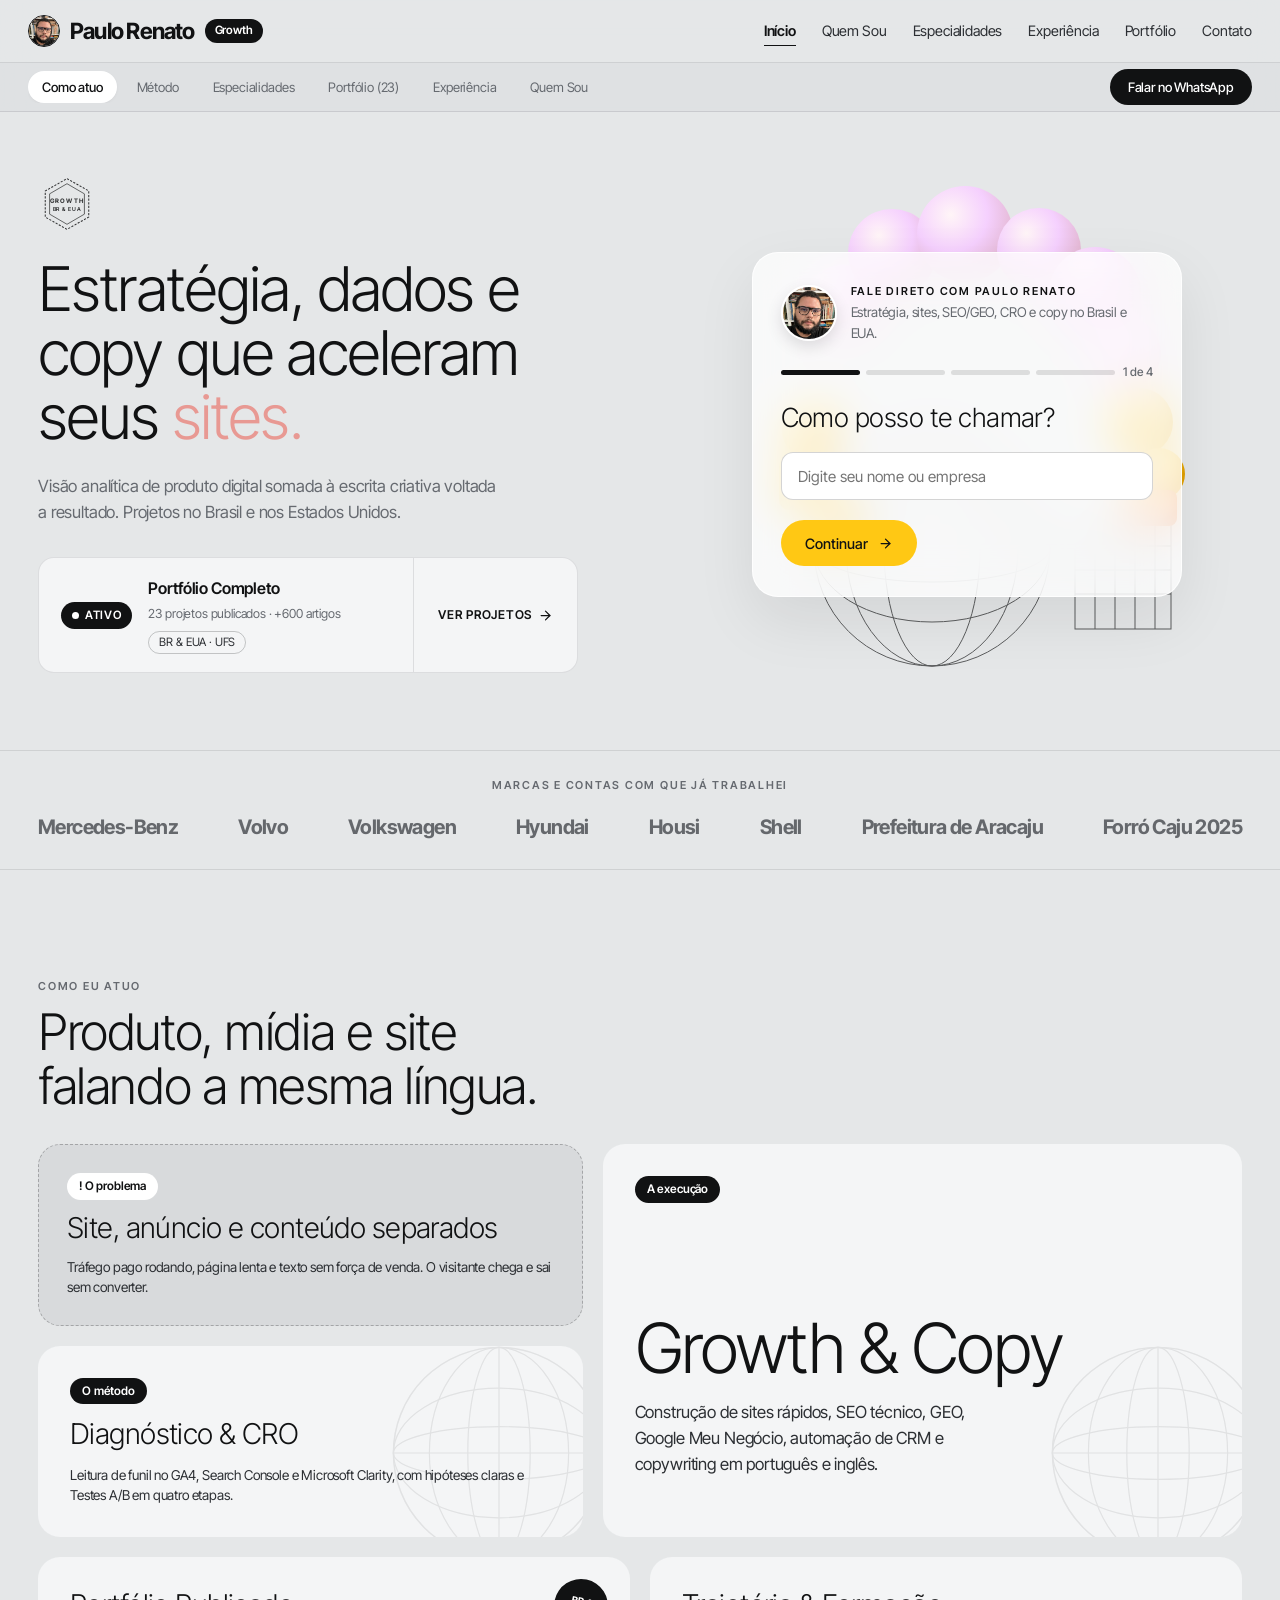
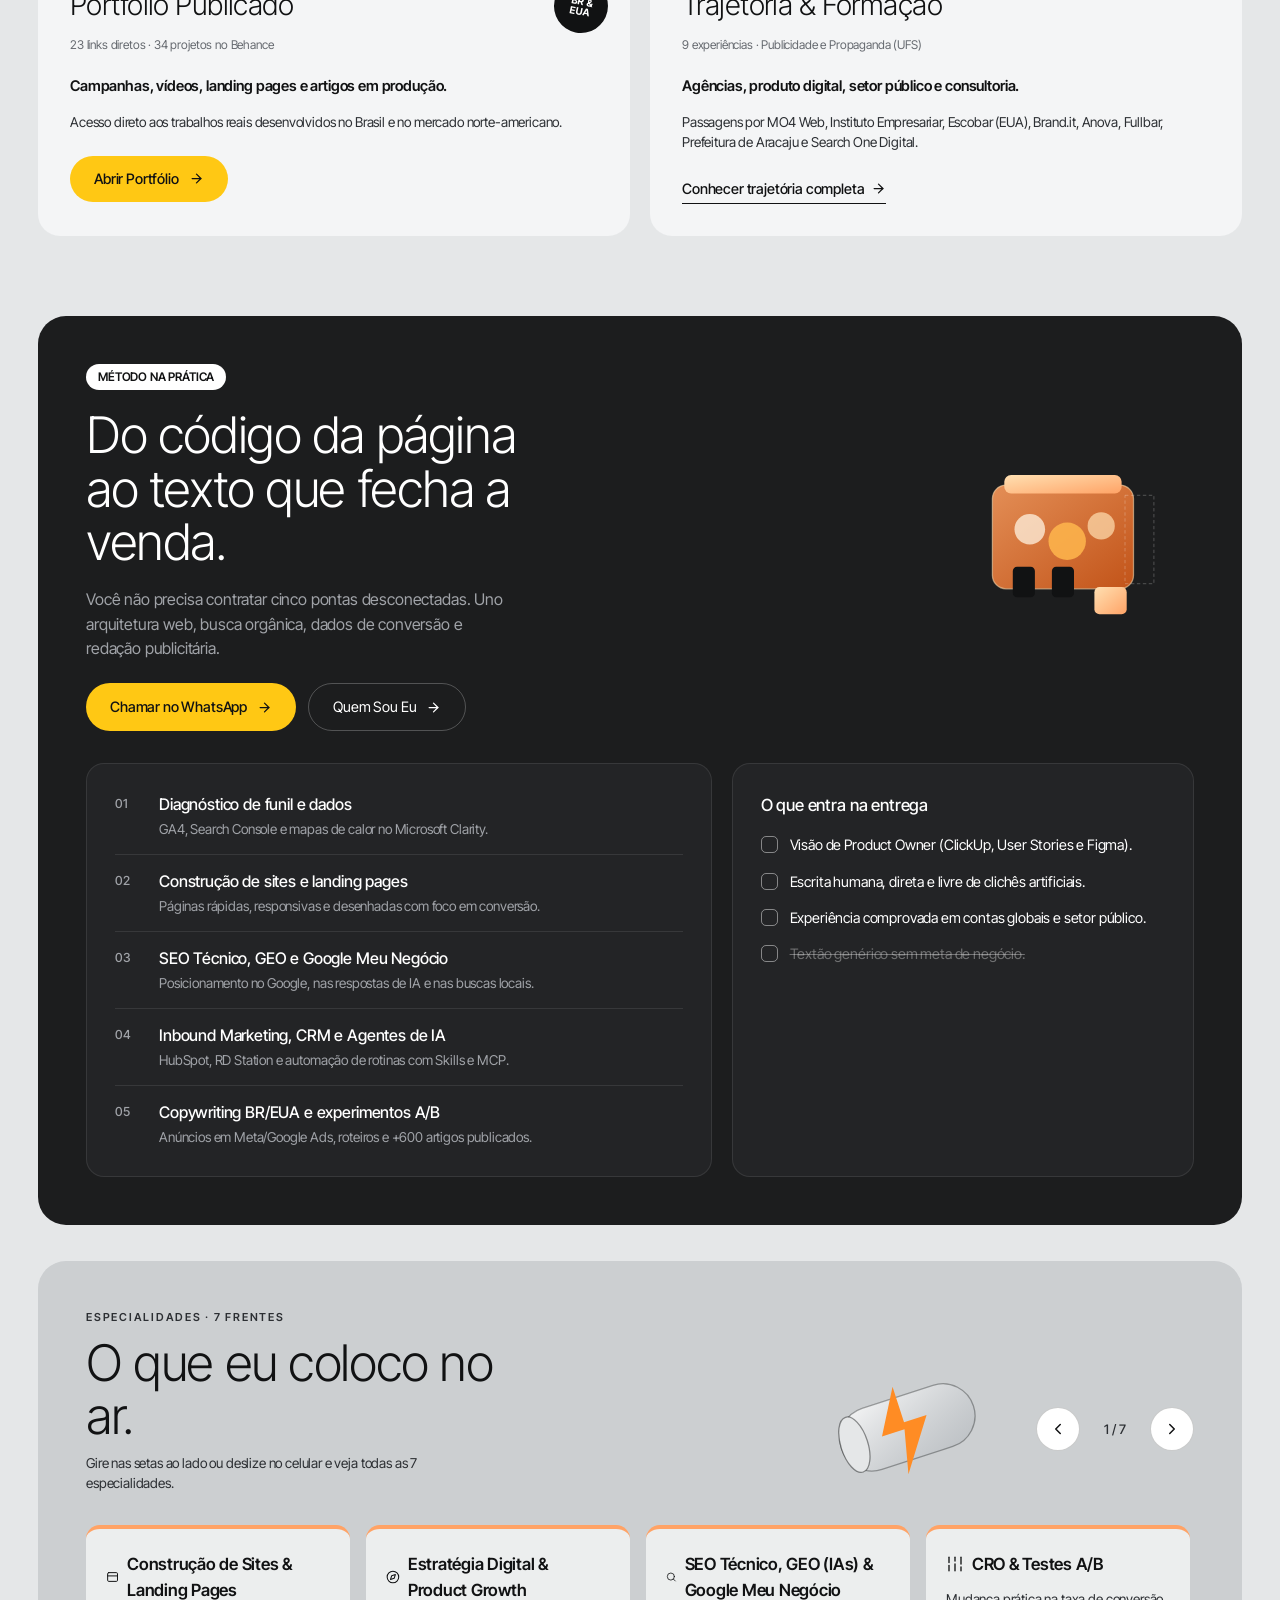
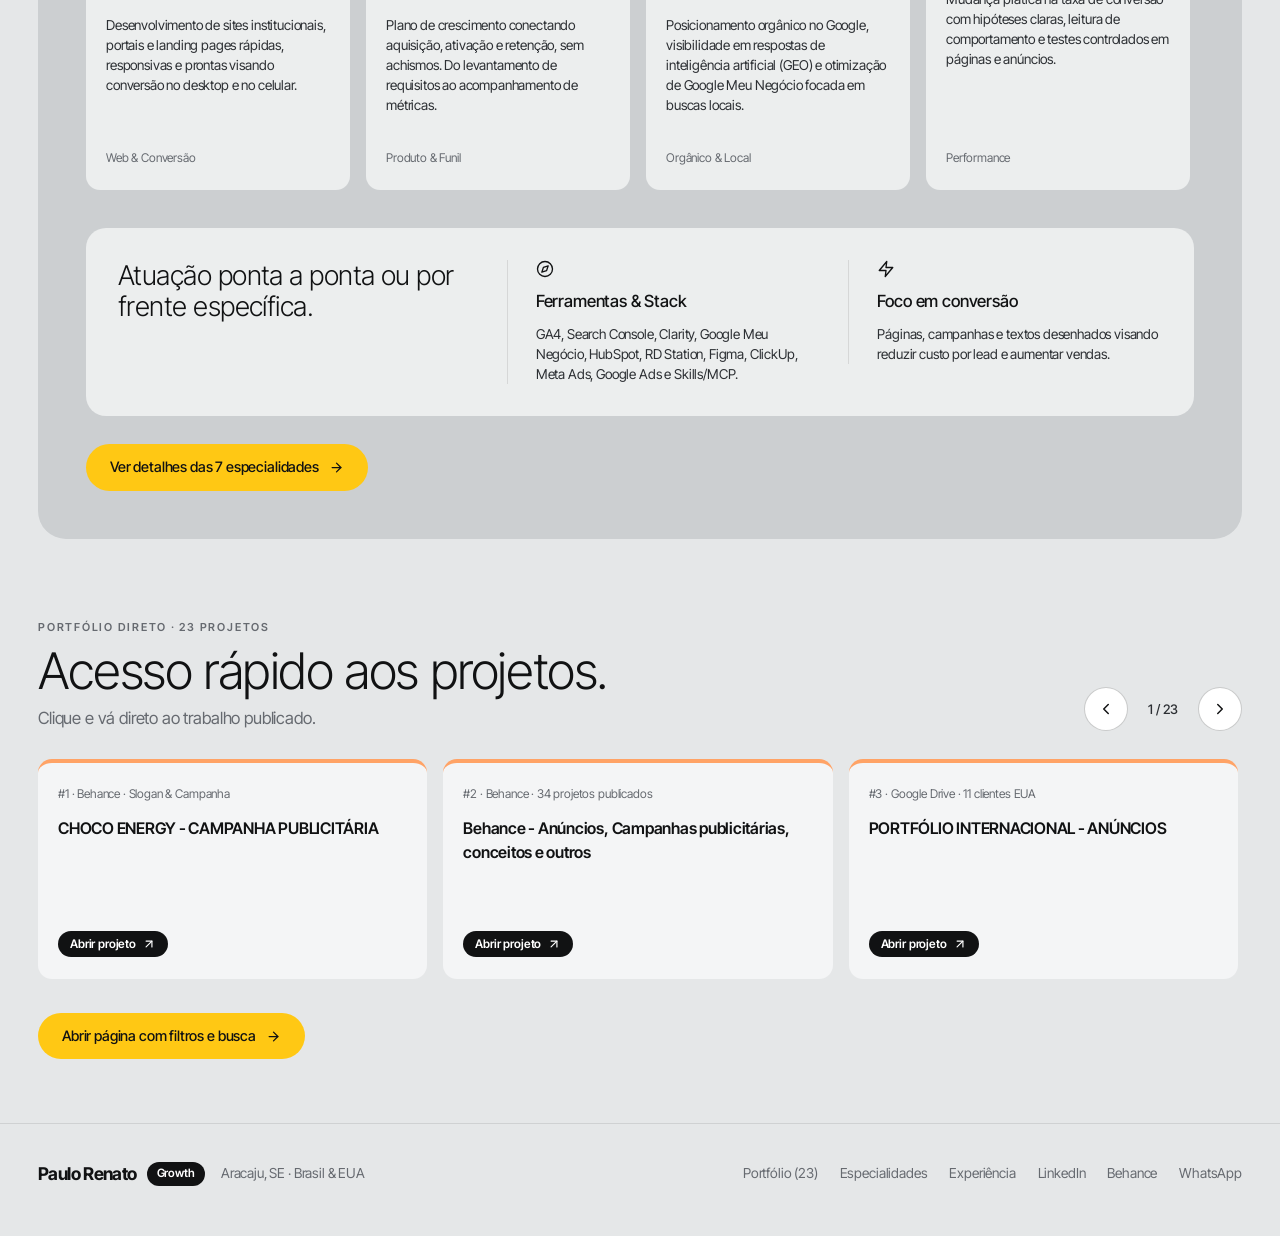
<file: index.html>
<!DOCTYPE html>
<html lang="pt-BR">
<head>
  <meta charset="UTF-8">
  <meta name="viewport" content="width=device-width, initial-scale=1.0">
  <title>Paulo Renato | Head de Marketing, Growth, CRO, Sites, SEO/GEO &amp; Conteúdo</title>
  <meta name="description" content="Portfólio profissional de Paulo Renato: estratégia digital, construção de sites, Google Meu Negócio, CRO, SEO/GEO e copywriting de performance no Brasil e nos EUA.">
  <link rel="preconnect" href="https://fonts.googleapis.com">
  <link rel="preconnect" href="https://fonts.gstatic.com" crossorigin>
  <link href="https://fonts.googleapis.com/css2?family=Inter+Tight:ital,wght@0,300;0,400;0,500;0,600;0,700;1,300;1,400&display=swap" rel="stylesheet">
  <link rel="stylesheet" href="css/styles.css">
  <script type="application/ld+json">
  {
    "@context": "https://schema.org",
    "@type": "ProfilePage",
    "mainEntity": {
      "@type": "Person",
      "name": "Paulo Renato",
      "alternateName": "Paulo Renato Souza da Silva",
      "jobTitle": "Head de Marketing | Product Growth, CRO, SEO/GEO, Sites & Conteúdo",
      "email": "mailto:eupaulorrenato@gmail.com",
      "telephone": "+55-79-99121-3764",
      "alumniOf": {
        "@type": "CollegeOrUniversity",
        "name": "Universidade Federal de Sergipe (UFS)"
      },
      "sameAs": [
        "https://www.linkedin.com/in/paulo-renato-c-107b32161",
        "https://www.behance.net/paulorrenato"
      ]
    }
  }
  </script>
</head>
<body data-page="home">
  <div id="app-shell" class="app-shell">
    <main id="page-root"></main>
  </div>
  <script type="module" src="js/pages.js"></script>
</body>
</html>
</file>
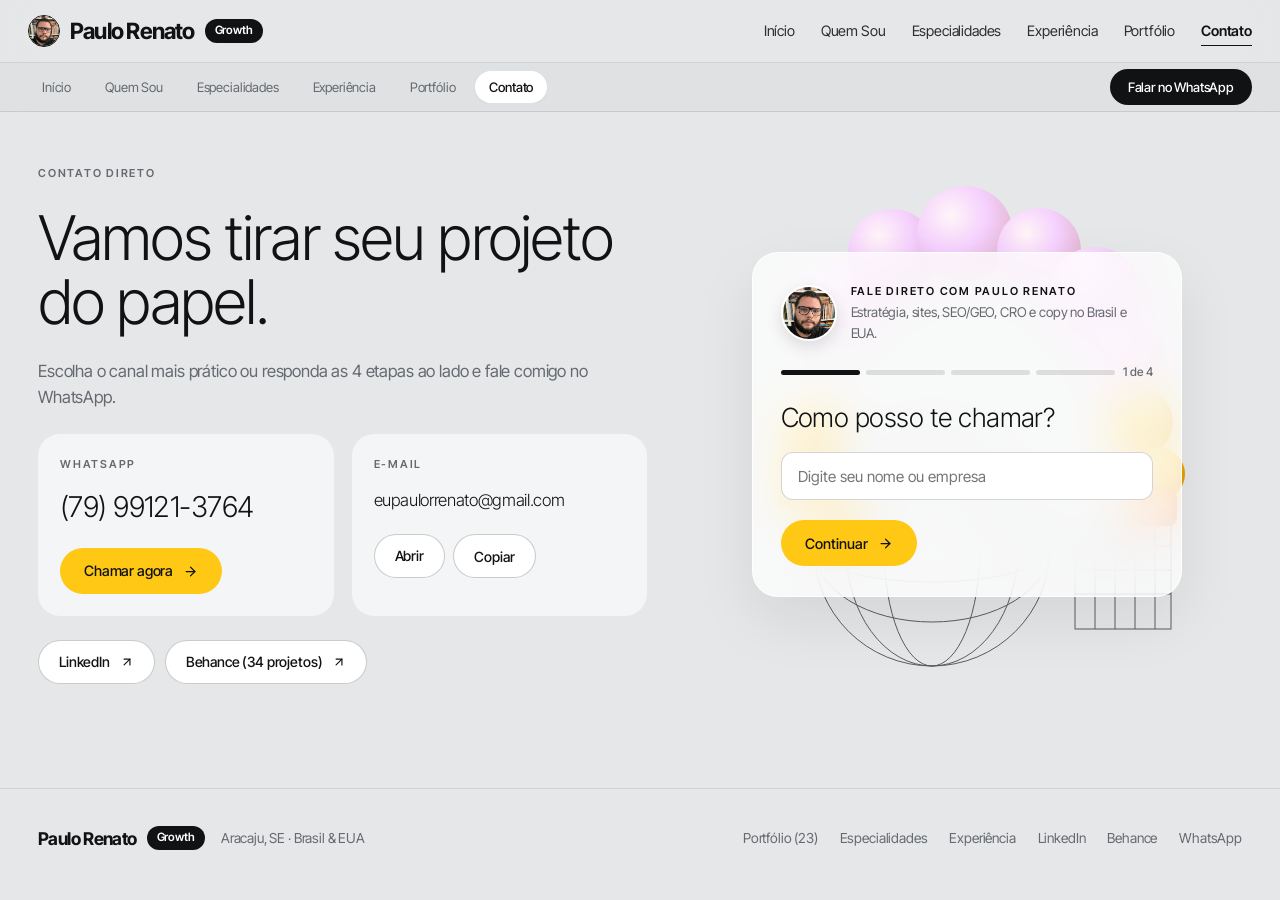
<file: contato.html>
<!DOCTYPE html>
<html lang="pt-BR">
<head>
  <meta charset="UTF-8">
  <meta name="viewport" content="width=device-width, initial-scale=1.0">
  <title>Contato | Paulo Renato</title>
  <meta name="description" content="Canais diretos de contato de Paulo Renato: WhatsApp, e-mail, LinkedIn e Behance.">
  <link rel="preconnect" href="https://fonts.googleapis.com">
  <link rel="preconnect" href="https://fonts.gstatic.com" crossorigin>
  <link href="https://fonts.googleapis.com/css2?family=Inter+Tight:ital,wght@0,300;0,400;0,500;0,600;0,700;1,300;1,400&display=swap" rel="stylesheet">
  <link rel="stylesheet" href="css/styles.css">
</head>
<body data-page="contato">
  <div id="app-shell" class="app-shell">
    <main id="page-root"></main>
  </div>
  <script type="module" src="js/pages.js"></script>
</body>
</html>
</file>
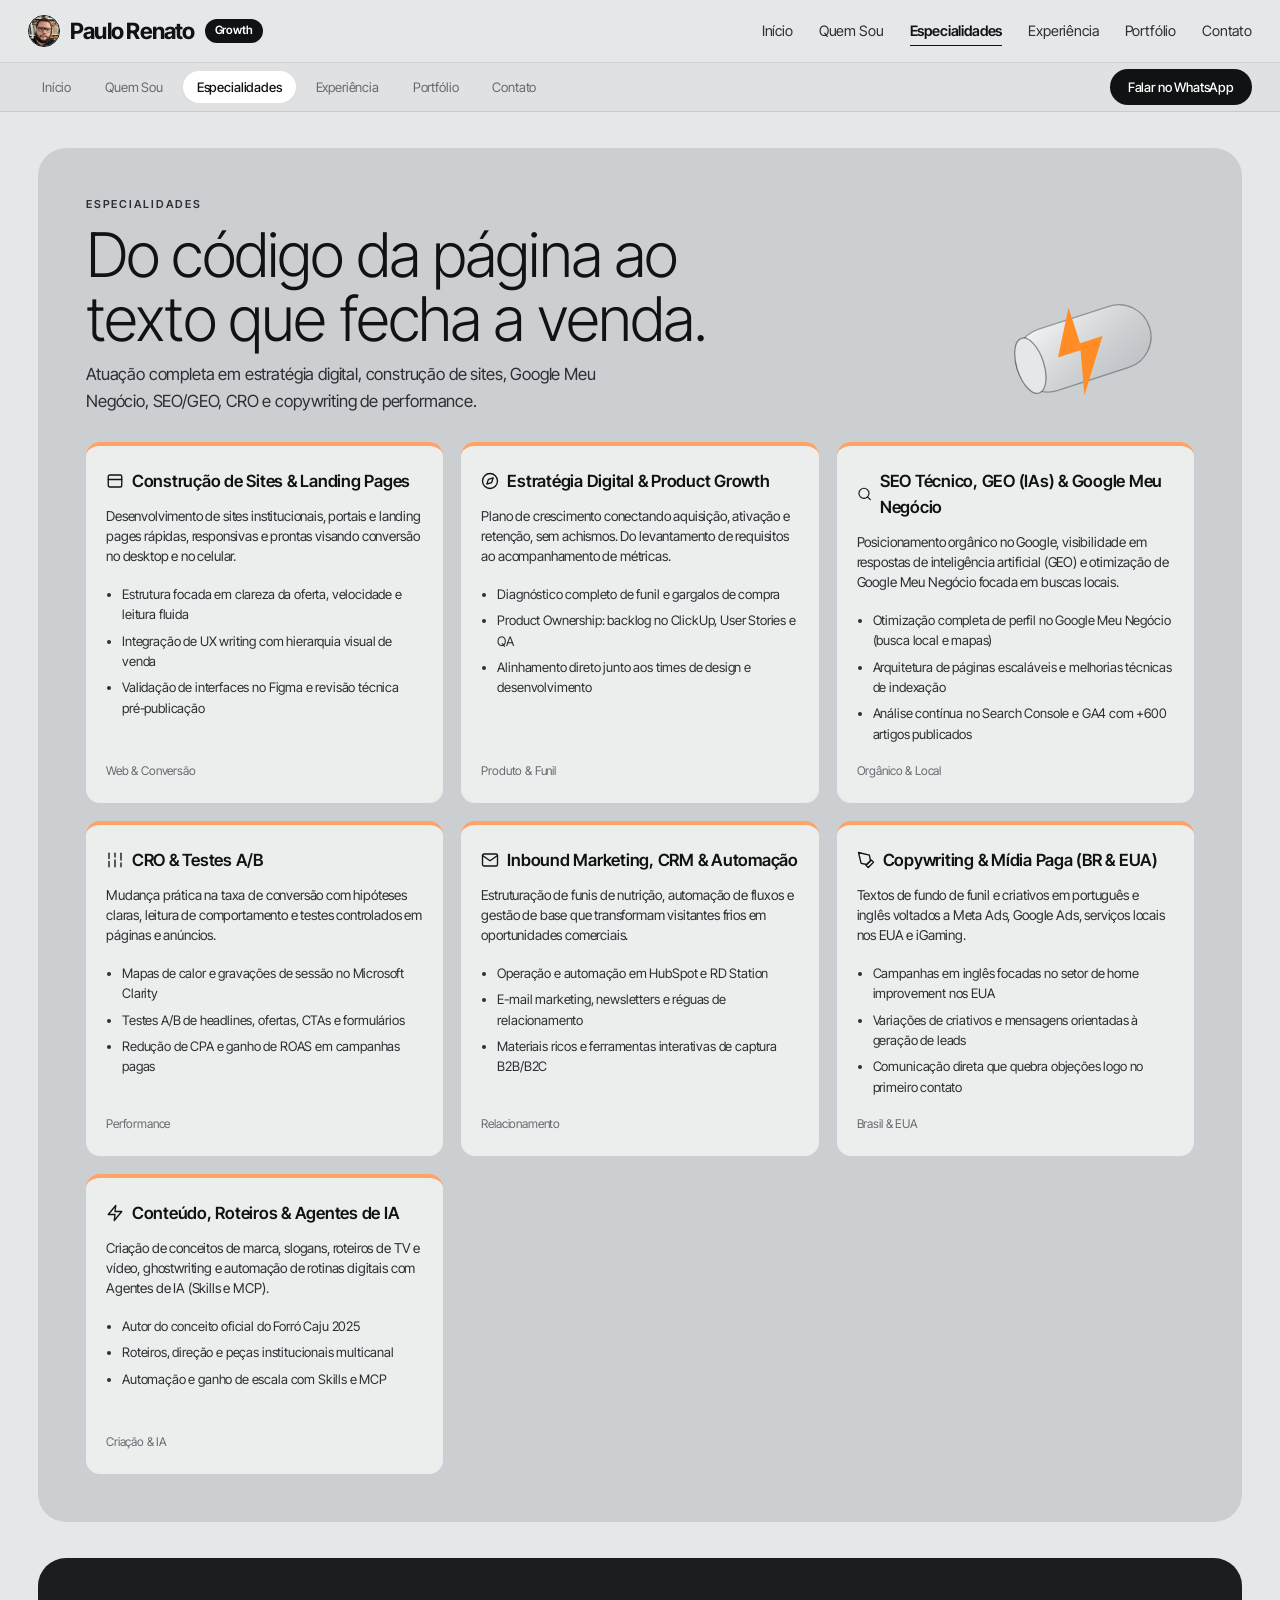
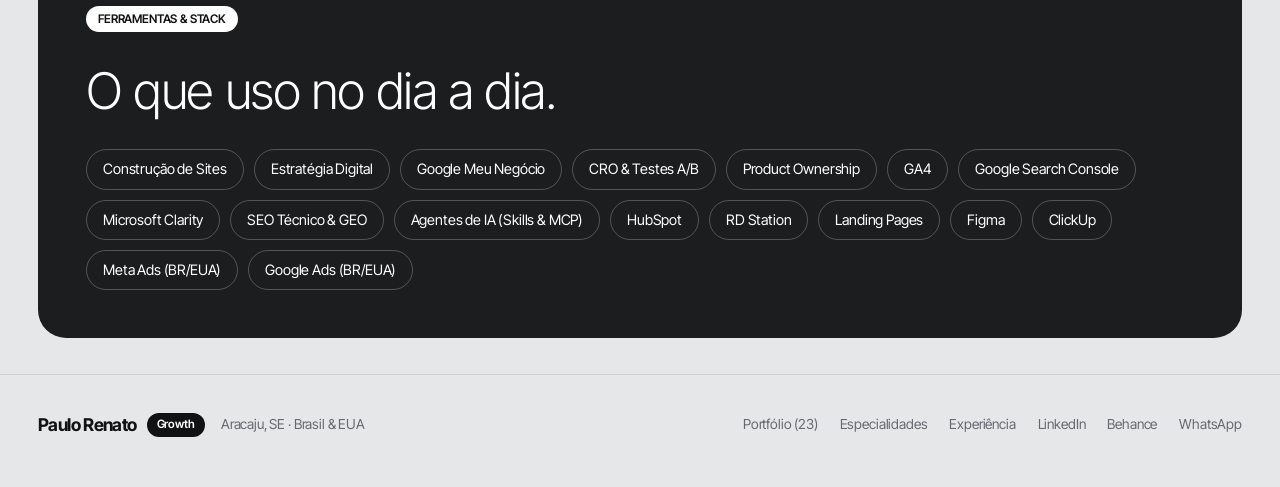
<file: especialidades.html>
<!DOCTYPE html>
<html lang="pt-BR">
<head>
  <meta charset="UTF-8">
  <meta name="viewport" content="width=device-width, initial-scale=1.0">
  <title>Especialidades | Paulo Renato | Sites, Estratégia Digital, SEO &amp; Google Meu Negócio</title>
  <meta name="description" content="Especialidades de Paulo Renato: construção de sites, estratégia digital, otimização de Google Meu Negócio, SEO/GEO, CRO, Testes A/B, Inbound Marketing e Agentes de IA.">
  <link rel="preconnect" href="https://fonts.googleapis.com">
  <link rel="preconnect" href="https://fonts.gstatic.com" crossorigin>
  <link href="https://fonts.googleapis.com/css2?family=Inter+Tight:ital,wght@0,300;0,400;0,500;0,600;0,700;1,300;1,400&display=swap" rel="stylesheet">
  <link rel="stylesheet" href="css/styles.css">
</head>
<body data-page="especialidades">
  <div id="app-shell" class="app-shell">
    <main id="page-root"></main>
  </div>
  <script type="module" src="js/pages.js"></script>
</body>
</html>
</file>
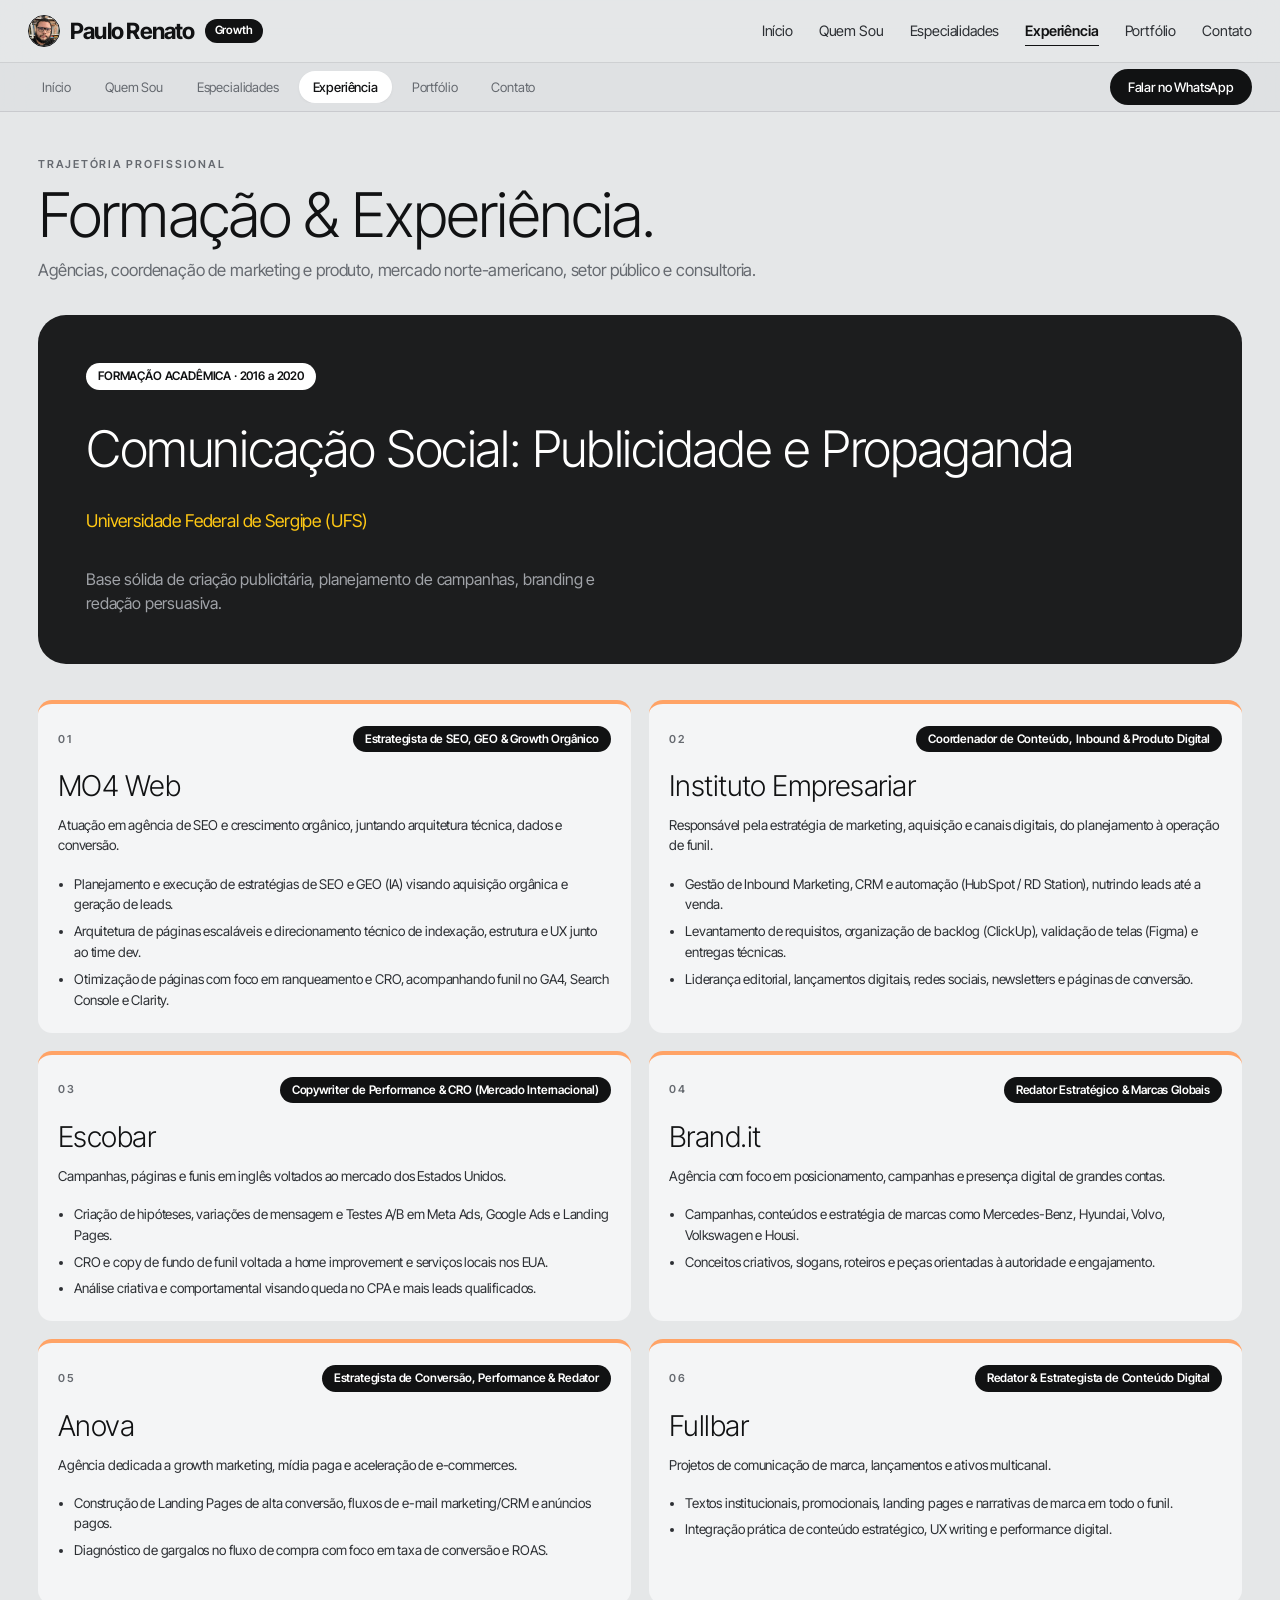
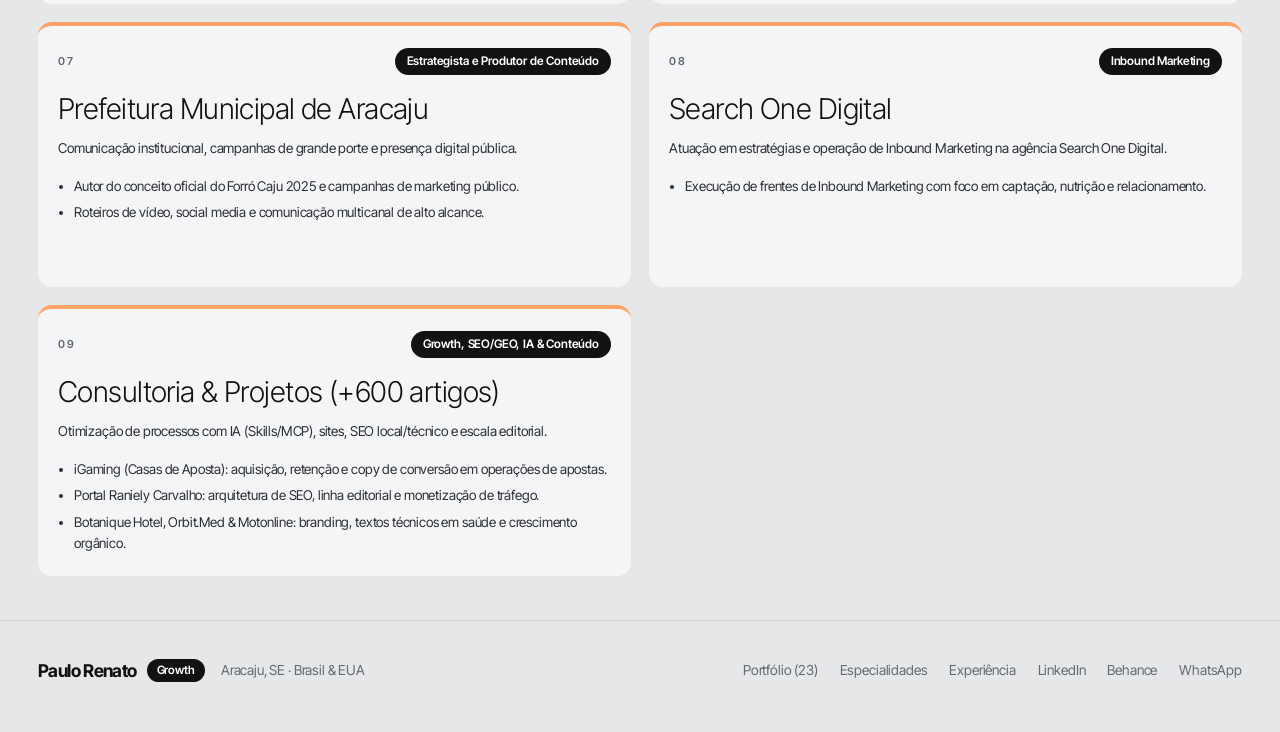
<file: experiencia.html>
<!DOCTYPE html>
<html lang="pt-BR">
<head>
  <meta charset="UTF-8">
  <meta name="viewport" content="width=device-width, initial-scale=1.0">
  <title>Formação &amp; Experiência | Paulo Renato</title>
  <meta name="description" content="Trajetória profissional de Paulo Renato em agências, produto digital, Inbound Marketing na Search One Digital, mercado dos EUA, setor público e formação na UFS.">
  <link rel="preconnect" href="https://fonts.googleapis.com">
  <link rel="preconnect" href="https://fonts.gstatic.com" crossorigin>
  <link href="https://fonts.googleapis.com/css2?family=Inter+Tight:ital,wght@0,300;0,400;0,500;0,600;0,700;1,300;1,400&display=swap" rel="stylesheet">
  <link rel="stylesheet" href="css/styles.css">
</head>
<body data-page="experiencia">
  <div id="app-shell" class="app-shell">
    <main id="page-root"></main>
  </div>
  <script type="module" src="js/pages.js"></script>
</body>
</html>
</file>
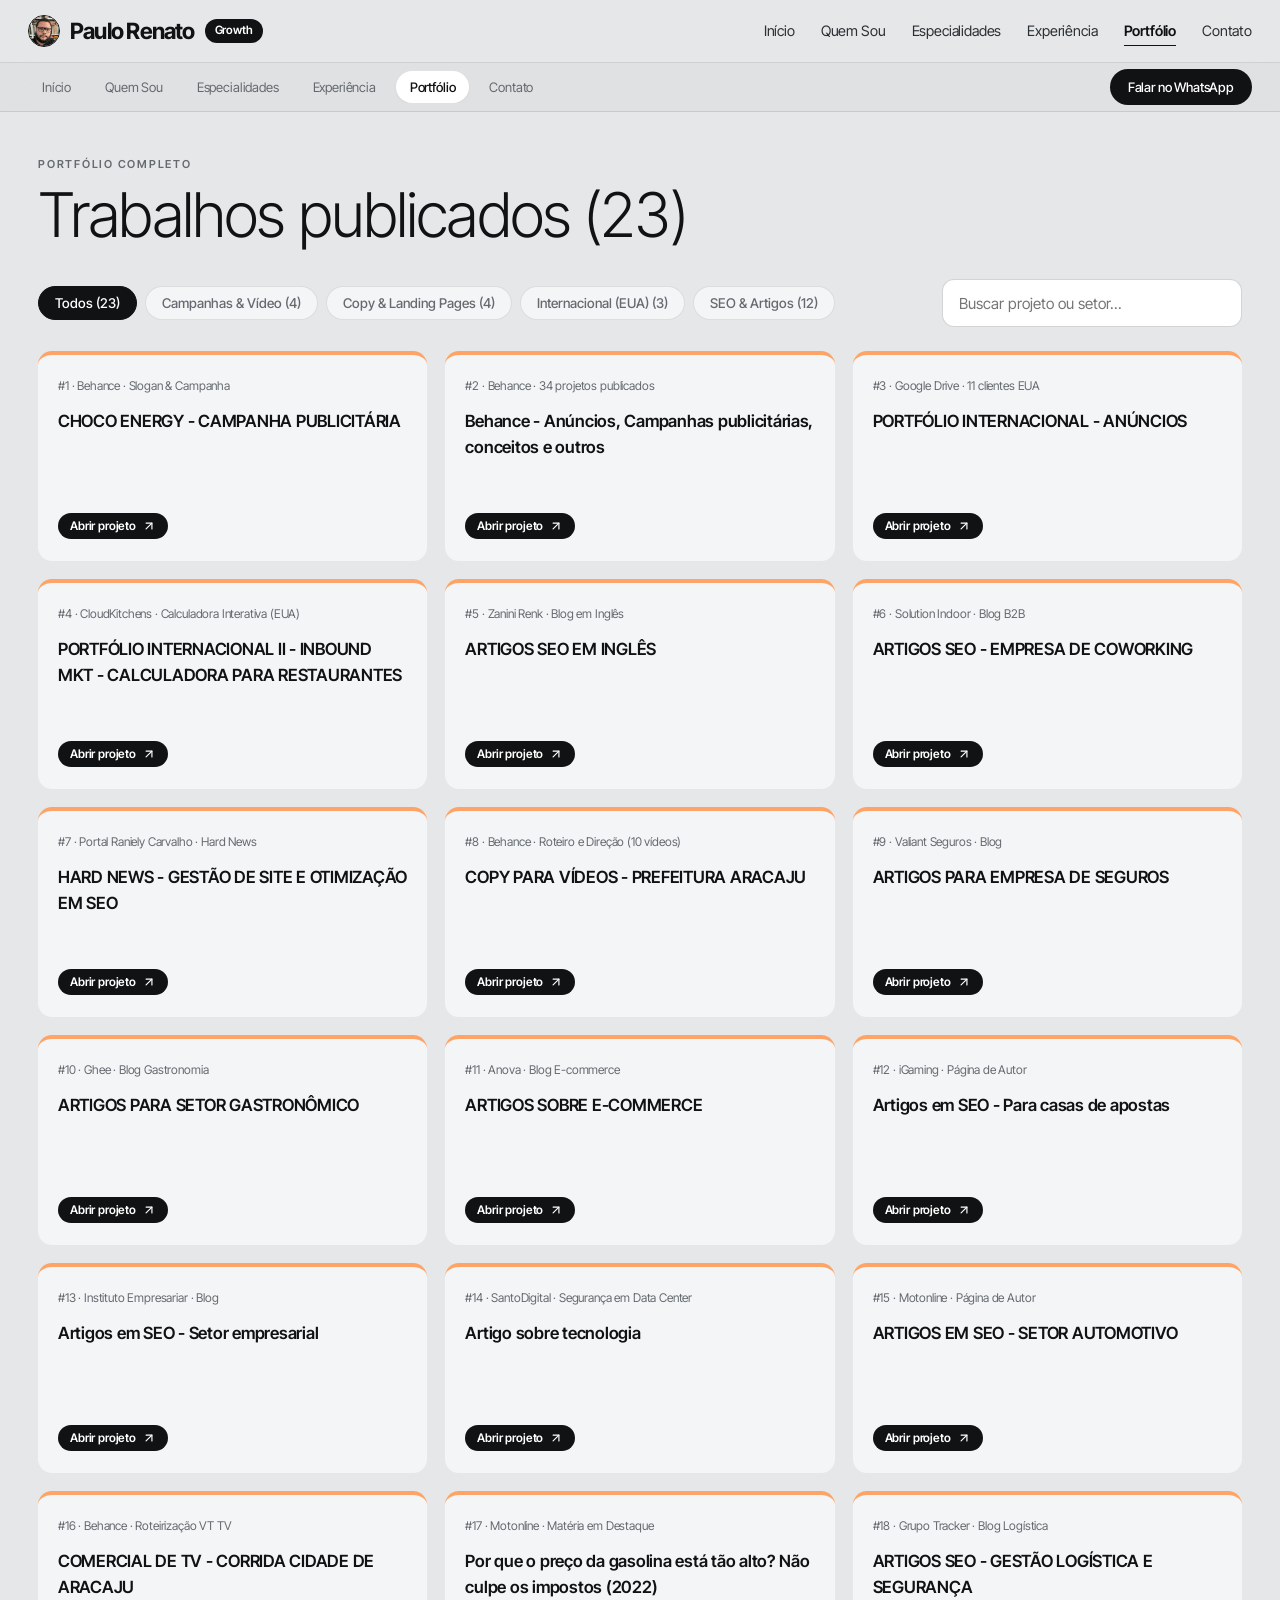
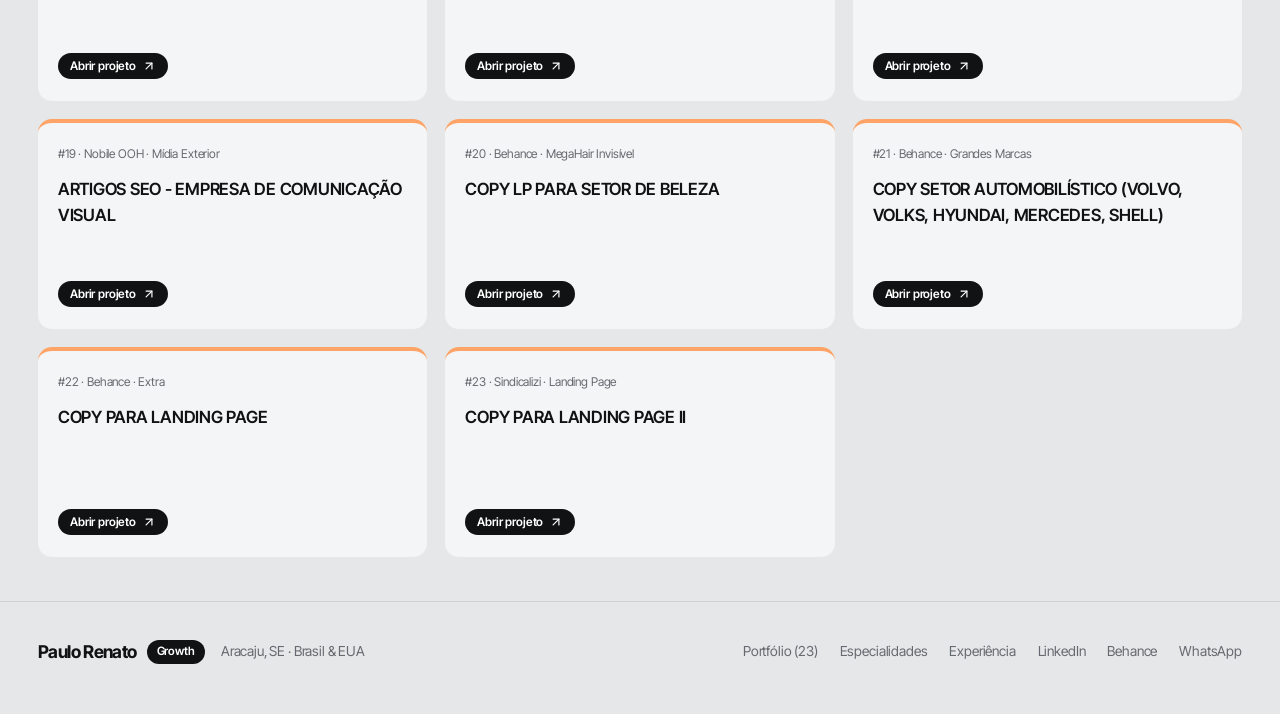
<file: portfolio.html>
<!DOCTYPE html>
<html lang="pt-BR">
<head>
  <meta charset="UTF-8">
  <meta name="viewport" content="width=device-width, initial-scale=1.0">
  <title>Portfólio | Paulo Renato</title>
  <meta name="description" content="Portfólio direto com campanhas publicitárias, vídeos, landing pages, anúncios nos Estados Unidos e artigos de SEO publicados por Paulo Renato.">
  <link rel="preconnect" href="https://fonts.googleapis.com">
  <link rel="preconnect" href="https://fonts.gstatic.com" crossorigin>
  <link href="https://fonts.googleapis.com/css2?family=Inter+Tight:ital,wght@0,300;0,400;0,500;0,600;0,700;1,300;1,400&display=swap" rel="stylesheet">
  <link rel="stylesheet" href="css/styles.css">
</head>
<body data-page="portfolio">
  <div id="app-shell" class="app-shell">
    <main id="page-root"></main>
  </div>
  <script type="module" src="js/pages.js"></script>
</body>
</html>
</file>
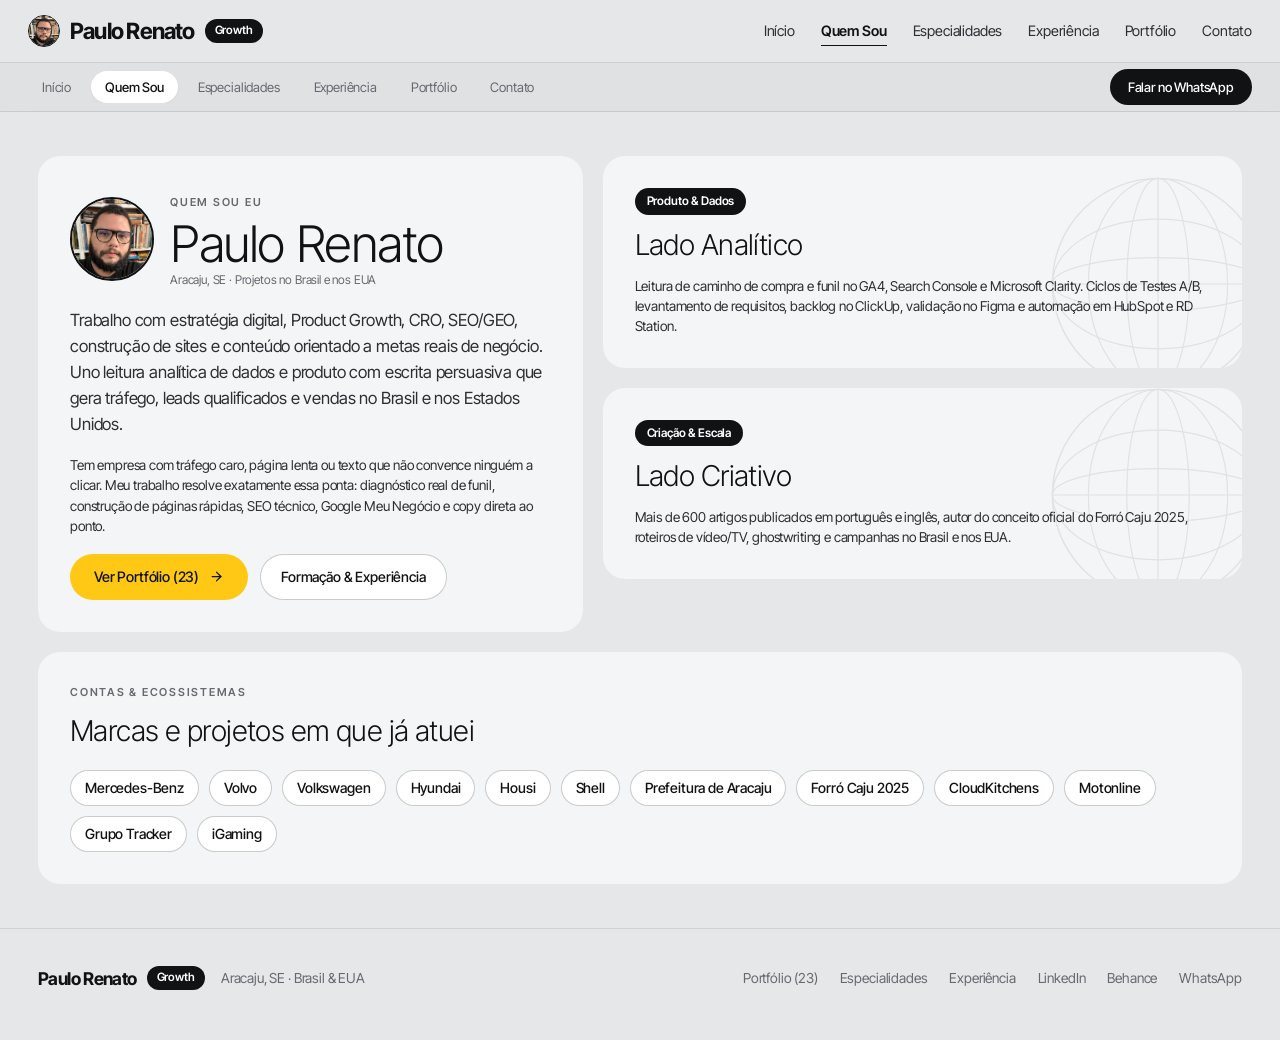
<file: quem-sou.html>
<!DOCTYPE html>
<html lang="pt-BR">
<head>
  <meta charset="UTF-8">
  <meta name="viewport" content="width=device-width, initial-scale=1.0">
  <title>Quem Sou Eu | Paulo Renato</title>
  <meta name="description" content="Conheça Paulo Renato: leitura analítica de dados e produto digital somada à escrita criativa e criação de páginas que geram vendas.">
  <link rel="preconnect" href="https://fonts.googleapis.com">
  <link rel="preconnect" href="https://fonts.gstatic.com" crossorigin>
  <link href="https://fonts.googleapis.com/css2?family=Inter+Tight:ital,wght@0,300;0,400;0,500;0,600;0,700;1,300;1,400&display=swap" rel="stylesheet">
  <link rel="stylesheet" href="css/styles.css">
</head>
<body data-page="quem-sou">
  <div id="app-shell" class="app-shell">
    <main id="page-root"></main>
  </div>
  <script type="module" src="js/pages.js"></script>
</body>
</html>
</file>
<file: css/styles.css>
:root {
  --font-display: 'Inter Tight', -apple-system, BlinkMacSystemFont, 'Segoe UI', sans-serif;
  --font-sans: 'Inter Tight', -apple-system, BlinkMacSystemFont, 'Segoe UI', sans-serif;

  /* Exact Headcore Academy Palette */
  --bg-fundo: #E5E7E8;
  --bg-subbar: rgba(221, 224, 226, 0.82);
  --bg-header: rgba(229, 231, 232, 0.86);
  --bg-card: #F4F5F6;
  --bg-card-pure: #FFFFFF;
  --bg-recessed: #D8DADC;
  --bg-mid-block: #CCCFD1;
  --bg-mid-card: #ECEEEE;
  --bg-dark-block: #1C1D1E;
  --bg-dark-card: #232426;

  --ink: #111213;
  --ink-soft: #2C2F33;
  --muted: #666A70;
  --muted-light: #A0A3A8;

  --amber: #FFC814;
  --amber-hover: #F2BC0C;
  --coral: #E89993;
  --peach: #FFA366;
  --emerald: #10B981;

  --border-light: rgba(17, 18, 19, 0.1);
  --border-strong: rgba(17, 18, 19, 0.22);
  --border-dashed: rgba(17, 18, 19, 0.26);
  --border-dark: rgba(255, 255, 255, 0.09);

  --radius-sm: 10px;
  --radius-md: 16px;
  --radius-lg: 22px;
  --radius-xl: 28px;
  --radius-pill: 9999px;
}

*,
*::before,
*::after {
  box-sizing: border-box;
}

html {
  scroll-behavior: smooth;
}

html,
body {
  margin: 0;
  padding: 0;
  background-color: var(--bg-fundo);
  color: var(--ink);
  font-family: var(--font-sans);
  font-size: 16px;
  font-weight: 400;
  line-height: 1.55;
  letter-spacing: -0.01em;
  -webkit-font-smoothing: antialiased;
  -moz-osx-font-smoothing: grayscale;
  overflow-x: hidden;
}

h1, h2, h3, h4, p, ul, ol {
  margin: 0;
}

a {
  color: inherit;
  text-decoration: none;
}

img,
svg {
  display: block;
  max-width: 100%;
}

button,
input,
textarea,
select {
  font-family: var(--font-sans);
}

a:focus-visible,
button:focus-visible,
input:focus-visible,
textarea:focus-visible {
  outline: 2px solid var(--ink);
  outline-offset: 2px;
}

.app-shell {
  min-height: 100svh;
  display: flex;
  flex-direction: column;
}

/* =========================================================
   DUAL STICKY HEADER (Headcore Academy Architecture)
   ========================================================= */
.hc-header-wrap {
  position: sticky;
  top: 0;
  z-index: 50;
}

.hc-topbar {
  background: var(--bg-header);
  backdrop-filter: blur(16px);
  -webkit-backdrop-filter: blur(16px);
  border-bottom: 1px solid var(--border-light);
}

.hc-topbar-inner {
  max-width: 1340px;
  margin: 0 auto;
  height: 62px;
  padding: 0 28px;
  display: flex;
  align-items: center;
  justify-content: space-between;
  gap: 20px;
}

.hc-brand {
  display: inline-flex;
  align-items: center;
  gap: 10px;
  flex-shrink: 0;
}

.hc-brand-avatar {
  width: 32px;
  height: 32px;
  border-radius: var(--radius-pill);
  object-fit: cover;
  object-position: center 18%;
  border: 1.5px solid var(--ink);
}

.hc-brand-word {
  font-family: var(--font-display);
  font-size: 1.4rem;
  font-weight: 700;
  letter-spacing: -0.035em;
  color: var(--ink);
}

.hc-brand-badge {
  display: inline-flex;
  align-items: center;
  background-color: var(--ink);
  color: #FFFFFF;
  font-size: 0.72rem;
  font-weight: 600;
  letter-spacing: -0.01em;
  padding: 3px 10px;
  border-radius: var(--radius-pill);
}

.hc-PrimaryNav {
  display: flex;
  align-items: center;
  gap: 26px;
}

.hc-nav-link {
  position: relative;
  font-size: 0.9rem;
  font-weight: 400;
  color: var(--ink-soft);
  padding: 4px 0;
  transition: color 0.16s ease;
}

.hc-nav-link::after {
  content: "";
  position: absolute;
  left: 0;
  bottom: 0;
  width: 100%;
  height: 1.5px;
  background-color: var(--ink);
  transform: scaleX(0);
  transform-origin: right;
  transition: transform 0.24s cubic-bezier(0.22, 1, 0.36, 1);
}

.hc-nav-link:hover::after,
.hc-nav-link.is-active::after {
  transform: scaleX(1);
  transform-origin: left;
}

.hc-nav-link.is-active {
  font-weight: 600;
  color: var(--ink);
}

.hc-mobile-toggle {
  display: none;
  width: 40px;
  height: 40px;
  border-radius: var(--radius-pill);
  border: 1px solid var(--border-strong);
  background: var(--bg-card-pure);
  color: var(--ink);
  align-items: center;
  justify-content: center;
  cursor: pointer;
}

/* Secondary Sticky Sub-bar */
.hc-subbar {
  background: var(--bg-subbar);
  backdrop-filter: blur(14px);
  -webkit-backdrop-filter: blur(14px);
  border-bottom: 1px solid var(--border-light);
}

.hc-subbar-inner {
  max-width: 1340px;
  margin: 0 auto;
  min-height: 48px;
  padding: 6px 28px;
  display: flex;
  align-items: center;
  justify-content: space-between;
  gap: 16px;
}

.hc-subpills {
  display: flex;
  align-items: center;
  gap: 6px;
  overflow-x: auto;
  scrollbar-width: none;
}

.hc-subpills::-webkit-scrollbar {
  display: none;
}

.hc-subpill {
  display: inline-flex;
  align-items: center;
  padding: 6px 14px;
  border-radius: var(--radius-pill);
  font-size: 0.82rem;
  font-weight: 400;
  color: var(--muted);
  white-space: nowrap;
  transition: background-color 0.16s ease, color 0.16s ease;
}

.hc-subpill:hover {
  color: var(--ink);
}

.hc-subpill.is-active {
  background-color: var(--bg-card-pure);
  color: var(--ink);
  font-weight: 500;
  box-shadow: 0 1px 3px rgba(0, 0, 0, 0.05);
}

.hc-cta-black {
  display: inline-flex;
  align-items: center;
  justify-content: center;
  gap: 8px;
  background-color: var(--ink);
  color: #FFFFFF;
  font-size: 0.82rem;
  font-weight: 500;
  padding: 8px 18px;
  border-radius: var(--radius-pill);
  white-space: nowrap;
  border: none;
  cursor: pointer;
  transition: transform 0.16s ease, opacity 0.16s ease;
}

.hc-cta-black:hover {
  opacity: 0.88;
  transform: translateY(-1px);
}

/* Mobile Nav Drawer */
.hc-mobile-drawer {
  display: none;
  background: var(--bg-card-pure);
  border-bottom: 1px solid var(--border-light);
  padding: 16px 20px;
  flex-direction: column;
  gap: 10px;
}

.hc-mobile-drawer.is-open {
  display: flex;
}

.hc-mobile-link {
  padding: 10px 14px;
  border-radius: var(--radius-sm);
  font-size: 0.95rem;
  font-weight: 500;
  color: var(--ink);
}

.hc-mobile-link.is-active {
  background: var(--bg-fundo);
  font-weight: 600;
}

/* =========================================================
   TYPOGRAPHY & BUTTON TOKENS
   ========================================================= */
.hc-kicker {
  font-size: 0.6875rem;
  font-weight: 600;
  text-transform: uppercase;
  letter-spacing: 0.16em;
  color: var(--muted);
}

.hc-h1 {
  font-family: var(--font-display);
  font-size: clamp(2.45rem, 1.7rem + 3.1vw, 3.85rem);
  font-weight: 300;
  line-height: 1.04;
  letter-spacing: -0.03em;
  color: var(--ink);
}

.hc-h2 {
  font-family: var(--font-display);
  font-size: clamp(2rem, 1.4rem + 2.4vw, 3.15rem);
  font-weight: 300;
  line-height: 1.06;
  letter-spacing: -0.028em;
  color: var(--ink);
}

.hc-h2--giant {
  font-size: clamp(2.4rem, 1.6rem + 3.4vw, 4.4rem);
  font-weight: 300;
  line-height: 1.0;
  letter-spacing: -0.035em;
}

.hc-h3 {
  font-family: var(--font-display);
  font-size: clamp(1.35rem, 1.15rem + 0.8vw, 1.85rem);
  font-weight: 300;
  line-height: 1.15;
  letter-spacing: -0.02em;
}

.hc-lead {
  font-size: 1.05rem;
  font-weight: 400;
  line-height: 1.55;
  color: var(--muted);
}

.hc-btn-amber {
  display: inline-flex;
  align-items: center;
  justify-content: center;
  gap: 10px;
  background-color: var(--amber);
  color: var(--ink);
  font-size: 0.9rem;
  font-weight: 500;
  padding: 12px 24px;
  min-height: 46px;
  border-radius: var(--radius-pill);
  border: none;
  cursor: pointer;
  transition: background-color 0.16s ease, transform 0.16s ease;
}

.hc-btn-amber:hover {
  background-color: var(--amber-hover);
  transform: translateY(-1px);
}

.hc-btn-outline-dark {
  display: inline-flex;
  align-items: center;
  justify-content: center;
  gap: 10px;
  background: transparent;
  color: #FFFFFF;
  font-size: 0.9rem;
  font-weight: 400;
  padding: 12px 24px;
  min-height: 46px;
  border-radius: var(--radius-pill);
  border: 1px solid rgba(255, 255, 255, 0.24);
  cursor: pointer;
  transition: border-color 0.16s ease, background-color 0.16s ease;
}

.hc-btn-outline-dark:hover {
  border-color: #FFFFFF;
  background: rgba(255, 255, 255, 0.06);
}

.hc-btn-outline-light {
  display: inline-flex;
  align-items: center;
  justify-content: center;
  gap: 10px;
  background: var(--bg-card-pure);
  color: var(--ink);
  font-size: 0.88rem;
  font-weight: 500;
  padding: 10px 20px;
  min-height: 42px;
  border-radius: var(--radius-pill);
  border: 1px solid var(--border-strong);
  cursor: pointer;
  transition: border-color 0.16s ease, transform 0.16s ease;
}

.hc-btn-outline-light:hover {
  border-color: var(--ink);
  transform: translateY(-1px);
}

.hc-pill-tag {
  display: inline-flex;
  align-items: center;
  gap: 6px;
  padding: 4px 12px;
  border-radius: var(--radius-pill);
  font-size: 0.74rem;
  font-weight: 600;
  background-color: var(--ink);
  color: #FFFFFF;
  align-self: flex-start;
}

.hc-pill-tag--white {
  background-color: #FFFFFF;
  color: var(--ink);
}

/* =========================================================
   HERO SPLIT & 3D SCULPTURE + GLASS FORM CARD
   ========================================================= */
.hc-container {
  max-width: 1260px;
  margin: 0 auto;
  padding: 0 28px;
}

.hc-hero {
  padding: 42px 0 56px 0;
  display: grid;
  grid-template-columns: minmax(0, 1.05fr) minmax(0, 0.95fr);
  gap: 44px;
  align-items: center;
}

.hc-hero-left {
  display: flex;
  flex-direction: column;
  gap: 24px;
  align-items: flex-start;
}

.hc-hex-stamp {
  width: 58px;
  height: 58px;
  color: var(--ink);
  opacity: 0.85;
}

.hc-highlight-word {
  color: var(--coral);
  font-weight: 300;
}

/* Split Event/Profile Banner Card */
.hc-split-banner {
  margin-top: 8px;
  display: inline-grid;
  grid-template-columns: 1fr auto;
  background-color: var(--bg-card);
  border: 1px solid var(--border-light);
  border-radius: var(--radius-md);
  overflow: hidden;
  transition: border-color 0.18s ease, box-shadow 0.18s ease;
  max-width: 540px;
  width: 100%;
}

.hc-split-banner:hover {
  border-color: var(--border-strong);
  box-shadow: 0 8px 24px rgba(0, 0, 0, 0.04);
}

.hc-split-left {
  padding: 18px 22px;
  display: flex;
  align-items: center;
  gap: 16px;
}

.hc-live-pill {
  display: inline-flex;
  align-items: center;
  gap: 6px;
  background-color: var(--ink);
  color: #FFFFFF;
  font-size: 0.72rem;
  font-weight: 600;
  letter-spacing: 0.06em;
  padding: 5px 11px;
  border-radius: var(--radius-pill);
  flex-shrink: 0;
}

.hc-live-dot {
  width: 7px;
  height: 7px;
  border-radius: var(--radius-pill);
  background-color: #FFFFFF;
}

.hc-split-meta {
  display: flex;
  flex-direction: column;
  gap: 3px;
}

.hc-split-title {
  font-size: 1rem;
  font-weight: 600;
  color: var(--ink);
}

.hc-split-sub {
  font-size: 0.78rem;
  color: var(--muted);
}

.hc-split-chip {
  display: inline-flex;
  align-self: flex-start;
  margin-top: 4px;
  padding: 2px 10px;
  border-radius: var(--radius-pill);
  border: 1px solid var(--border-strong);
  font-size: 0.72rem;
  color: var(--ink-soft);
}

.hc-split-right {
  border-left: 1px solid var(--border-light);
  padding: 18px 24px;
  display: flex;
  align-items: center;
  justify-content: center;
  font-size: 0.76rem;
  font-weight: 600;
  letter-spacing: 0.06em;
  text-transform: uppercase;
  color: var(--ink);
  white-space: nowrap;
}

/* Right Column: 3D Sculpture + Frosted Glass Card */
.hc-hero-right {
  position: relative;
  min-height: 540px;
  display: flex;
  align-items: center;
  justify-content: center;
}

.hc-sculpture-bg {
  position: absolute;
  inset: -16px -10px -24px -10px;
  z-index: 0;
  pointer-events: none;
  display: flex;
  align-items: center;
  justify-content: center;
}

.hc-sculpture-bg svg {
  width: 100%;
  max-width: 540px;
  height: auto;
}

.hc-glass-form {
  position: relative;
  z-index: 2;
  width: 100%;
  max-width: 430px;
  background: rgba(255, 255, 255, 0.74);
  backdrop-filter: blur(22px);
  -webkit-backdrop-filter: blur(22px);
  border: 1px solid rgba(255, 255, 255, 0.82);
  border-radius: 26px;
  padding: 30px 28px;
  box-shadow: 0 24px 60px rgba(17, 18, 19, 0.08);
  display: flex;
  flex-direction: column;
  gap: 20px;
}

.hc-form-profile {
  display: flex;
  align-items: center;
  gap: 14px;
}

.hc-form-photo {
  width: 56px;
  height: 56px;
  border-radius: var(--radius-pill);
  object-fit: cover;
  object-position: center 18%;
  border: 2px solid #FFFFFF;
  box-shadow: 0 6px 16px rgba(0, 0, 0, 0.12);
  flex-shrink: 0;
}

.hc-progress-row {
  display: flex;
  align-items: center;
  gap: 8px;
}

.hc-progress-bars {
  flex: 1;
  display: grid;
  grid-template-columns: repeat(4, 1fr);
  gap: 6px;
}

.hc-progress-seg {
  height: 5px;
  border-radius: var(--radius-pill);
  background: rgba(17, 18, 19, 0.12);
  transition: background-color 0.2s ease;
}

.hc-progress-seg.is-filled {
  background: var(--ink);
}

.hc-progress-count {
  font-size: 0.74rem;
  font-weight: 500;
  color: var(--muted);
}

.hc-form-question {
  font-family: var(--font-display);
  font-size: 1.65rem;
  font-weight: 300;
  line-height: 1.15;
  letter-spacing: -0.02em;
  color: var(--ink);
}

.hc-input {
  width: 100%;
  height: 48px;
  padding: 0 16px;
  border-radius: 12px;
  border: 1px solid rgba(17, 18, 19, 0.18);
  background: #FFFFFF;
  color: var(--ink);
  font-size: 0.95rem;
}

.hc-textarea {
  width: 100%;
  min-height: 104px;
  padding: 12px 16px;
  border-radius: 12px;
  border: 1px solid rgba(17, 18, 19, 0.18);
  background: #FFFFFF;
  color: var(--ink);
  font-size: 0.95rem;
  resize: vertical;
}

.hc-choice-grid {
  display: grid;
  grid-template-columns: 1fr 1fr;
  gap: 8px;
}

.hc-choice-btn {
  padding: 10px 12px;
  border-radius: 10px;
  border: 1px solid rgba(17, 18, 19, 0.15);
  background: rgba(255, 255, 255, 0.85);
  color: var(--ink);
  font-size: 0.82rem;
  font-weight: 500;
  text-align: left;
  cursor: pointer;
  transition: all 0.15s ease;
}

.hc-choice-btn:hover,
.hc-choice-btn.is-selected {
  background: var(--ink);
  color: #FFFFFF;
  border-color: var(--ink);
}

/* =========================================================
   BRANDS MARQUEE STRIP
   ========================================================= */
.hc-brands-strip {
  border-top: 1px solid var(--border-light);
  border-bottom: 1px solid var(--border-light);
  padding: 26px 0;
  margin-bottom: 64px;
}

.hc-brands-inner {
  max-width: 1260px;
  margin: 0 auto;
  padding: 0 28px;
  display: flex;
  flex-direction: column;
  align-items: center;
  gap: 18px;
}

.hc-brands-row {
  width: 100%;
  display: flex;
  flex-wrap: wrap;
  align-items: center;
  justify-content: space-between;
  gap: 24px 36px;
}

.hc-brand-logo {
  font-family: var(--font-display);
  font-size: 1.25rem;
  font-weight: 700;
  letter-spacing: -0.03em;
  color: #4A4D52;
  opacity: 0.82;
}

/* =========================================================
   BENTO SECTION (Como atuamos)
   ========================================================= */
.hc-section {
  padding: 44px 0;
}

.hc-section-head {
  display: flex;
  flex-direction: column;
  gap: 10px;
  margin-bottom: 32px;
}

.hc-bento-grid {
  display: grid;
  grid-template-columns: 0.92fr 1.08fr;
  gap: 20px;
  margin-bottom: 20px;
}

.hc-bento-left {
  display: flex;
  flex-direction: column;
  gap: 20px;
}

.hc-card-problem {
  background-color: var(--bg-recessed);
  border: 1px dashed var(--border-dashed);
  border-radius: var(--radius-lg);
  padding: 28px;
  display: flex;
  flex-direction: column;
  gap: 12px;
}

.hc-card-light {
  position: relative;
  overflow: hidden;
  background-color: var(--bg-card);
  border-radius: var(--radius-lg);
  padding: 32px;
  display: flex;
  flex-direction: column;
  gap: 14px;
}

.hc-card-tall {
  justify-content: space-between;
  min-height: 100%;
}

.hc-globe-watermark {
  position: absolute;
  right: -36px;
  bottom: -36px;
  width: 240px;
  height: 240px;
  opacity: 0.08;
  pointer-events: none;
}

.hc-bento-bottom {
  display: grid;
  grid-template-columns: 1fr 1fr;
  gap: 20px;
}

.hc-starburst {
  position: absolute;
  top: 22px;
  right: 22px;
  width: 54px;
  height: 54px;
  background-color: var(--ink);
  color: #FFFFFF;
  border-radius: var(--radius-pill);
  display: flex;
  align-items: center;
  justify-content: center;
  text-align: center;
  font-size: 0.62rem;
  font-weight: 700;
  line-height: 1.05;
  letter-spacing: 0.04em;
  transform: rotate(12deg);
}

.hc-underline-link {
  display: inline-flex;
  align-items: center;
  gap: 6px;
  font-size: 0.9rem;
  font-weight: 500;
  color: var(--ink);
  border-bottom: 1.5px solid var(--ink);
  padding-bottom: 3px;
  align-self: flex-start;
}

/* =========================================================
   DARK SPOTLIGHT BLOCK (Fundamentos style)
   ========================================================= */
.hc-dark-block {
  position: relative;
  overflow: hidden;
  background-color: var(--bg-dark-block);
  color: #FFFFFF;
  border-radius: var(--radius-xl);
  padding: 48px;
  margin: 36px 0;
  display: flex;
  flex-direction: column;
  gap: 32px;
}

.hc-dark-top {
  display: grid;
  grid-template-columns: 1.2fr 0.8fr;
  gap: 28px;
  align-items: center;
}

.hc-dark-inner-grid {
  display: grid;
  grid-template-columns: 1.15fr 0.85fr;
  gap: 20px;
}

.hc-dark-card {
  background-color: var(--bg-dark-card);
  border: 1px solid var(--border-dark);
  border-radius: 18px;
  padding: 28px;
}

.hc-num-list {
  display: flex;
  flex-direction: column;
}

.hc-num-row {
  display: grid;
  grid-template-columns: 32px 1fr;
  gap: 12px;
  padding: 14px 0;
  border-bottom: 1px solid var(--border-dark);
}

.hc-num-row:first-child {
  padding-top: 0;
}

.hc-num-row:last-child {
  border-bottom: none;
  padding-bottom: 0;
}

.hc-num-index {
  font-size: 0.78rem;
  font-weight: 500;
  color: var(--muted-light);
  padding-top: 2px;
}

.hc-num-title {
  font-size: 1rem;
  font-weight: 500;
  color: #FFFFFF;
}

.hc-num-desc {
  font-size: 0.85rem;
  color: var(--muted-light);
  margin-top: 2px;
}

.hc-check-list {
  list-style: none;
  padding: 0;
  display: flex;
  flex-direction: column;
  gap: 14px;
  margin-top: 16px;
}

.hc-check-item {
  display: flex;
  align-items: flex-start;
  gap: 12px;
  font-size: 0.9rem;
  color: #FFFFFF;
}

.hc-check-box {
  width: 17px;
  height: 17px;
  border-radius: 5px;
  border: 1.5px solid rgba(255, 255, 255, 0.45);
  flex-shrink: 0;
  margin-top: 2px;
}

.hc-check-item.is-struck {
  color: rgba(255, 255, 255, 0.35);
  text-decoration: line-through;
}

/* =========================================================
   MID-GRAY CONTAINER & PEACH-TOPPED PLUGIN CARDS + CAROUSELS
   ========================================================= */
.hc-mid-block {
  background-color: var(--bg-mid-block);
  border-radius: var(--radius-xl);
  padding: 48px;
  margin: 36px 0;
  display: flex;
  flex-direction: column;
  gap: 28px;
}

.hc-carousel-head {
  display: flex;
  align-items: flex-end;
  justify-content: space-between;
  gap: 20px;
  flex-wrap: wrap;
}

.hc-carousel-controls {
  display: flex;
  align-items: center;
  gap: 10px;
}

.hc-arrow-btn {
  width: 44px;
  height: 44px;
  border-radius: var(--radius-pill);
  border: 1px solid var(--border-strong);
  background-color: var(--bg-card-pure);
  color: var(--ink);
  display: inline-flex;
  align-items: center;
  justify-content: center;
  cursor: pointer;
  transition: transform 0.15s ease, background-color 0.15s ease;
}

.hc-arrow-btn:hover {
  background-color: var(--ink);
  color: #FFFFFF;
  transform: scale(1.04);
}

.hc-counter {
  font-size: 0.82rem;
  font-weight: 500;
  color: var(--ink-soft);
  min-width: 50px;
  text-align: center;
}

.hc-track {
  display: flex;
  gap: 16px;
  overflow-x: auto;
  scroll-snap-type: x mandatory;
  scroll-behavior: smooth;
  padding: 4px 2px 10px 2px;
  scrollbar-width: none;
}

.hc-track::-webkit-scrollbar {
  display: none;
}

/* Tall Peach-Topped Cards (exact match to step_2_shot_5.png) */
.hc-plugin-card {
  background-color: var(--bg-mid-card);
  border-top: 4px solid var(--peach);
  border-radius: 14px;
  padding: 22px 20px;
  display: flex;
  flex-direction: column;
  justify-content: space-between;
  gap: 18px;
  min-height: 265px;
  scroll-snap-align: start;
  transition: transform 0.16s ease, background-color 0.16s ease;
}

.hc-plugin-card:hover {
  background-color: #FFFFFF;
  transform: translateY(-2px);
}

.hc-track--specialties .hc-plugin-card {
  flex: 0 0 calc((100% - 48px) / 4);
}

.hc-track--portfolio .hc-plugin-card {
  flex: 0 0 calc((100% - 32px) / 3);
  min-height: 220px;
}

.hc-plugin-top {
  display: flex;
  flex-direction: column;
  gap: 12px;
}

.hc-plugin-title-row {
  display: flex;
  align-items: center;
  gap: 8px;
  font-size: 1.05rem;
  font-weight: 600;
  letter-spacing: -0.015em;
  color: var(--ink);
}

.hc-plugin-desc {
  font-size: 0.85rem;
  line-height: 1.48;
  color: var(--ink-soft);
}

.hc-plugin-foot {
  display: flex;
  flex-direction: column;
  gap: 10px;
  margin-top: auto;
}

.hc-plugin-meta {
  font-size: 0.75rem;
  color: var(--muted);
}

/* 3-Column Summary Bar inside Mid Block */
.hc-summary-bar {
  background-color: var(--bg-mid-card);
  border-radius: 20px;
  padding: 32px;
  display: grid;
  grid-template-columns: 1.15fr 1fr 1fr;
  gap: 28px;
  align-items: start;
}

.hc-summary-col {
  display: flex;
  flex-direction: column;
  gap: 10px;
}

.hc-summary-col + .hc-summary-col {
  border-left: 1px solid var(--border-light);
  padding-left: 28px;
}

/* Grids for Inner Pages */
.hc-grid-2 {
  display: grid;
  grid-template-columns: repeat(2, minmax(0, 1fr));
  gap: 18px;
}

.hc-grid-3 {
  display: grid;
  grid-template-columns: repeat(3, minmax(0, 1fr));
  gap: 18px;
}

/* Filter Pills on Portfolio Page */
.hc-filter-row {
  display: flex;
  flex-wrap: wrap;
  align-items: center;
  justify-content: space-between;
  gap: 16px;
  margin-bottom: 24px;
}

.hc-filter-pills {
  display: flex;
  flex-wrap: wrap;
  gap: 8px;
}

.hc-filter-btn {
  padding: 8px 16px;
  border-radius: var(--radius-pill);
  border: 1px solid var(--border-light);
  background: var(--bg-card);
  color: var(--muted);
  font-size: 0.84rem;
  font-weight: 500;
  cursor: pointer;
  transition: all 0.15s ease;
}

.hc-filter-btn:hover {
  color: var(--ink);
  border-color: var(--border-strong);
}

.hc-filter-btn.is-active {
  background: var(--ink);
  color: #FFFFFF;
  border-color: var(--ink);
}

/* Footer */
.hc-footer {
  margin-top: auto;
  border-top: 1px solid var(--border-light);
  padding: 36px 0 48px 0;
}

.hc-footer-inner {
  max-width: 1260px;
  margin: 0 auto;
  padding: 0 28px;
  display: flex;
  flex-wrap: wrap;
  align-items: center;
  justify-content: space-between;
  gap: 20px;
  font-size: 0.86rem;
  color: var(--muted);
}

.hc-footer-links {
  display: flex;
  flex-wrap: wrap;
  gap: 22px;
}

.hc-footer-links a:hover {
  color: var(--ink);
}

.toast {
  position: fixed;
  left: 50%;
  bottom: 26px;
  transform: translateX(-50%);
  z-index: 90;
  background: var(--ink);
  color: #FFFFFF;
  padding: 10px 20px;
  border-radius: var(--radius-pill);
  font-size: 0.85rem;
  font-weight: 500;
  box-shadow: 0 10px 28px rgba(0, 0, 0, 0.22);
}

/* =========================================================
   RESPONSIVE BREAKPOINTS (Desktop + Tablet + Mobile)
   ========================================================= */
@media (max-width: 1080px) {
  .hc-track--specialties .hc-plugin-card {
    flex: 0 0 calc((100% - 32px) / 3);
  }
  .hc-track--portfolio .hc-plugin-card {
    flex: 0 0 calc((100% - 16px) / 2);
  }
}

@media (max-width: 920px) {
  .hc-PrimaryNav {
    display: none;
  }
  .hc-mobile-toggle {
    display: inline-flex;
  }
  .hc-hero,
  .hc-bento-grid,
  .hc-bento-bottom,
  .hc-dark-top,
  .hc-dark-inner-grid,
  .hc-summary-bar,
  .hc-grid-2,
  .hc-grid-3 {
    grid-template-columns: 1fr;
  }
  .hc-summary-col + .hc-summary-col {
    border-left: none;
    border-top: 1px solid var(--border-light);
    padding-left: 0;
    padding-top: 20px;
  }
  .hc-track--specialties .hc-plugin-card {
    flex: 0 0 calc((100% - 16px) / 2);
  }
}

@media (max-width: 640px) {
  .hc-topbar-inner,
  .hc-subbar-inner,
  .hc-container,
  .hc-brands-inner,
  .hc-footer-inner {
    padding-left: 18px;
    padding-right: 18px;
  }
  .hc-hero {
    padding: 24px 0 36px 0;
    gap: 28px;
  }
  .hc-split-banner {
    grid-template-columns: 1fr;
  }
  .hc-split-right {
    border-left: none;
    border-top: 1px solid var(--border-light);
    padding: 12px 18px;
    justify-content: flex-start;
  }
  .hc-dark-block,
  .hc-mid-block {
    padding: 26px 20px;
    border-radius: 22px;
  }
  .hc-glass-form {
    padding: 24px 20px;
  }
  .hc-choice-grid {
    grid-template-columns: 1fr;
  }
  .hc-track--specialties .hc-plugin-card,
  .hc-track--portfolio .hc-plugin-card {
    flex: 0 0 86%;
  }
}
</file>
